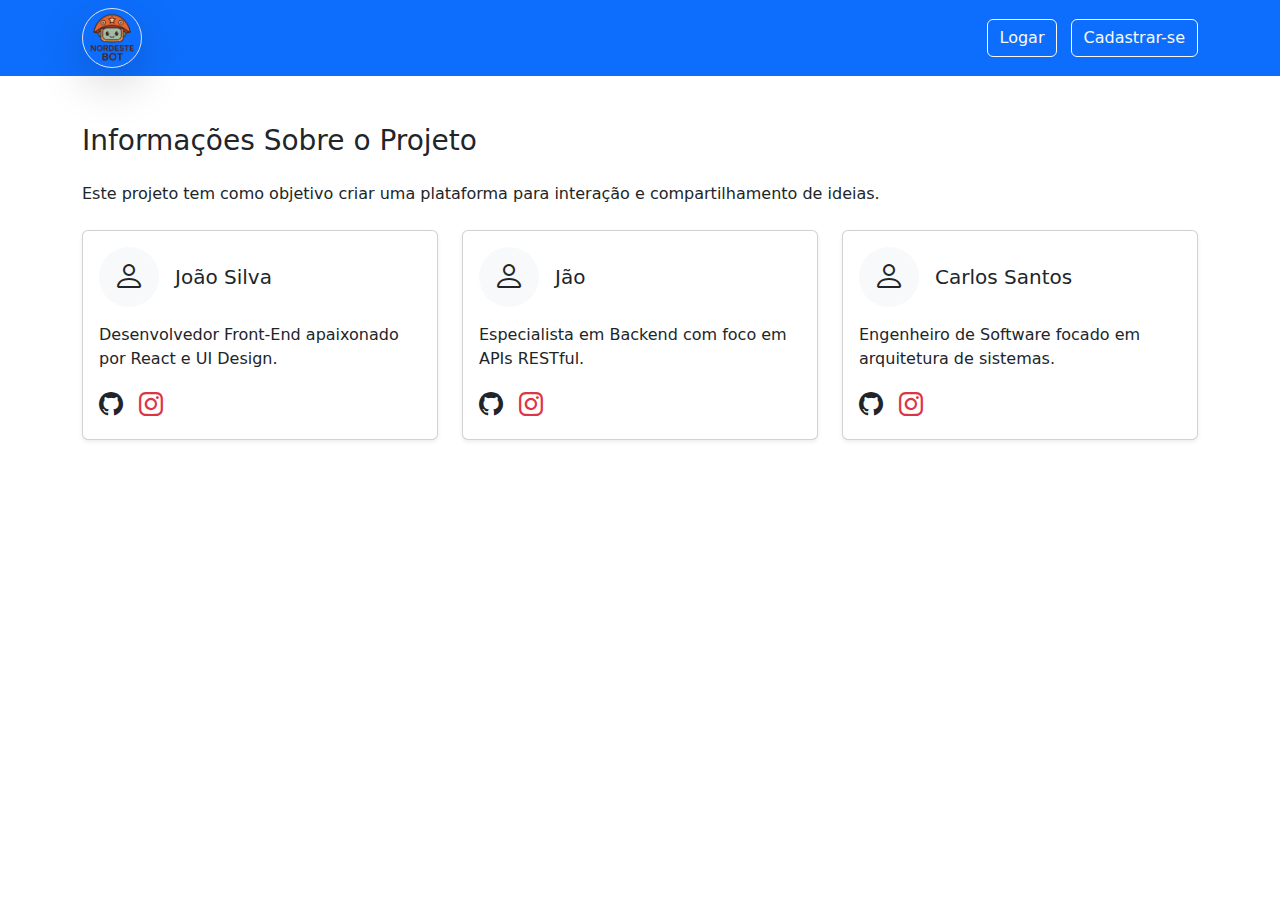
<file: index.html>
<!DOCTYPE html>
<html lang="pt-br">
  <head>
    <meta charset="UTF-8" />
    <meta name="viewport" content="width=device-width, initial-scale=1.0" />
    <title>Home Page</title>
    

    <link rel="stylesheet" href="/style/card.css" />
    <!-- Bootstrap CSS -->
    <link
      href="https://cdn.jsdelivr.net/npm/bootstrap@5.3.0/dist/css/bootstrap.min.css"
      rel="stylesheet"
    />
    <!-- Bootstrap Icons -->
    <link
      href="https://cdn.jsdelivr.net/npm/bootstrap-icons/font/bootstrap-icons.css"
      rel="stylesheet"
    />
  </head>
  <body>
    <!-- Navbar -->
    <nav class="navbar navbar-expand-lg navbar-dark bg-primary">
      <div class="container">
        <img src="assets/logo.png" class="img-fluid border border- rounded-circle shadow-lg " style="height: 60px;" alt="logo"></img>
        <div class="ms-auto">
          <a class="btn btn-outline-light me-2" href="/login/login.html"
            >Logar</a
          >
          <a class="btn btn-outline-light" href="/cadastro/cadastro.html"
            >Cadastrar-se</a
          >
        </div>
      </div>
    </nav>
    <!DOCTYPE html>
    <html lang="pt-br">
      <head>
        <meta charset="UTF-8" />
        <meta name="viewport" content="width=device-width, initial-scale=1.0" />
        <title>Cards com map()</title>

        <!-- Bootstrap e Ícones -->
        <link
          href="https://cdn.jsdelivr.net/npm/bootstrap@5.3.0/dist/css/bootstrap.min.css"
          rel="stylesheet"
        />
        <link
          href="https://cdn.jsdelivr.net/npm/bootstrap-icons/font/bootstrap-icons.css"
          rel="stylesheet"
        />
      </head>
      <body>
        <div class="container my-5">
          <h3 class="mb-4">Informações Sobre o Projeto</h3>
          <p>
            Este projeto tem como objetivo criar uma plataforma para interação e
            compartilhamento de ideias.
          </p>

          <!-- Onde os cards serão inseridos -->
          <div id="cardsContainer" class="row mt-4"></div>
        </div>

        <script>
          const teamMembers = [
            {
              name: "João Silva",
              github: "#",
              instagram: "#",
              description:
                "Desenvolvedor Front-End apaixonado por React e UI Design.",
            },
            {
              name: "Jão",
              github: "#",
              instagram: "#",
              description: "Especialista em Backend com foco em APIs RESTful.",
            },
            {
              name: "Carlos Santos",
              github: "#",
              instagram: "# ",
              description:
                "Engenheiro de Software focado em arquitetura de sistemas.",
            },
          ];

const container = document.getElementById("cardsContainer");

// Usa map() para gerar um array de HTML strings
const cardsHTML = teamMembers.map((member) => {
  return `
    <div class="col-md-4 mb-4">
      <div class="card shadow-sm card-hover"> <!-- Adicionando a classe card-hover -->
        <div class="card-body">
          <div class="d-flex align-items-center mb-3">
            <div class="rounded-circle bg-light d-flex justify-content-center align-items-center" style="width: 60px; height: 60px;">
              <i class="bi bi-person" style="font-size: 2rem;"></i>
            </div>
            <div class="ms-3">
              <h5 class="mb-0">${member.name}</h5>
            </div>
          </div>
          <p>${member.description}</p>
          <div class="d-flex gap-3">
            <a href="${member.github}" class="text-dark" target="_blank">
              <i class="bi bi-github fs-4"></i>
            </a>
            <a href="${member.instagram}" class="text-danger" target="_blank">
              <i class="bi bi-instagram fs-4"></i>
            </a>
          </div>
        </div>
      </div>
    </div>
  `;
});

          // Junta as strings e insere no container
          container.innerHTML = cardsHTML.join("");
        </script>
      </body>
    </html>

    <!-- Bootstrap JS (opcional) -->
    <script src="https://cdn.jsdelivr.net/npm/bootstrap@5.3.0/dist/js/bootstrap.bundle.min.js"></script>
  </body>
</html>
</file>
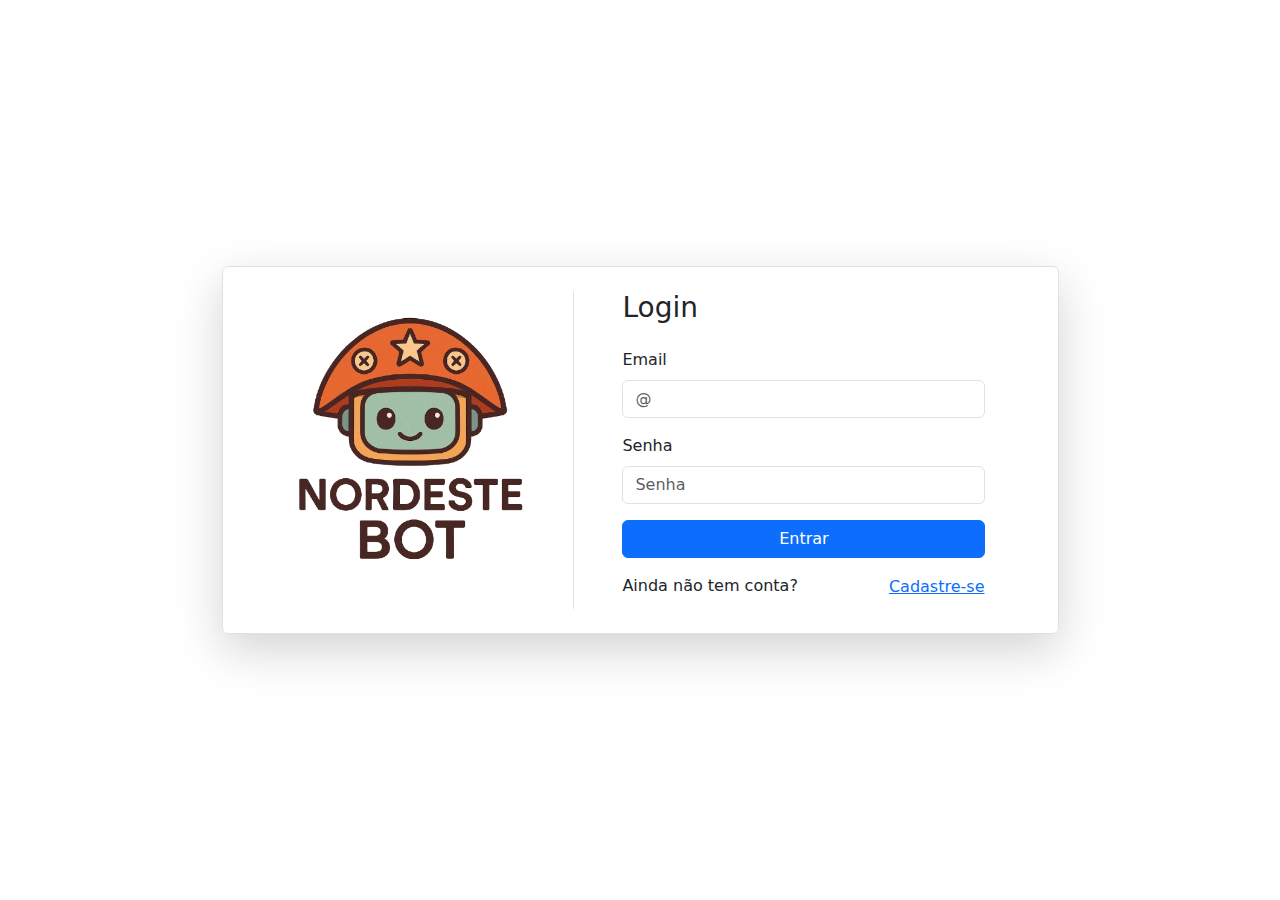
<file: login/login.html>
<!DOCTYPE html>
<html lang="pt-br">
  <head>
    <meta charset="UTF-8" />
    <meta name="viewport" content="width=device-width, initial-scale=1.0" />
    <title>Página de Login</title>

    <!-- Bootstrap 5 CSS CDN -->
    <link
      href="https://cdn.jsdelivr.net/npm/bootstrap@5.3.3/dist/css/bootstrap.min.css"
      rel="stylesheet"
    />
  </head>
  <body>
    <div
      class="container d-flex justify-content-center align-items-center vh-100"
    >
      <div class="row border rounded p-4 shadow-lg w-75">
        <!-- Coluna da imagem e botão -->
        <div
          class="col-md-5 d-flex flex-column justify-content-center align-items-center border-end"
        >
          <img src="../assets/logo.png" alt="Logo" class="img-fluid mb-3" />
        </div>

        <!-- Coluna do formulário -->
        <div class="col-md-7 px-5">
          <h3 class="mb-4">Login</h3>
          <!-- <form> -->
          <div class="mb-3">
            <label for="email" class="form-label">Email</label>
            <input
              type="email"
              class="form-control"
              id="email"
              placeholder="@"
            />
          </div>

          <div class="mb-3">
            <label for="password" class="form-label">Senha</label>
            <input
              type="password"
              class="form-control"
              id="password"
              placeholder="Senha"
            />
          </div>

          <a href="../bots/meubot.html"
            ><button class="btn btn-primary w-100">Entrar</button></a
          >
          <!--type="submit"-->

          <div class="d-flex justify-content-between mt-3">
            <span>Ainda não tem conta?</span>
            <a
              href="../cadastro/cadastro.html"
              class="btn btn-link p-0 text-primary"
              >Cadastre-se</a
            >
          </div>
          <!-- </form> -->
        </div>
      </div>
    </div>

    <!-- Bootstrap JS (opcional) -->
    <script src="https://cdn.jsdelivr.net/npm/bootstrap@5.3.3/dist/js/bootstrap.bundle.min.js"></script>
  </body>
</html>
</file>
<file: style/card.css>
.card-hover {
  transition: transform 0.3s ease, box-shadow 0.3s ease;
}

.card-hover:hover {
  transform: scale(1.03);
  box-shadow: 0 0.8rem 1.5rem rgba(0, 0, 0, 0.3);
  z-index: 2;
}
</file>
